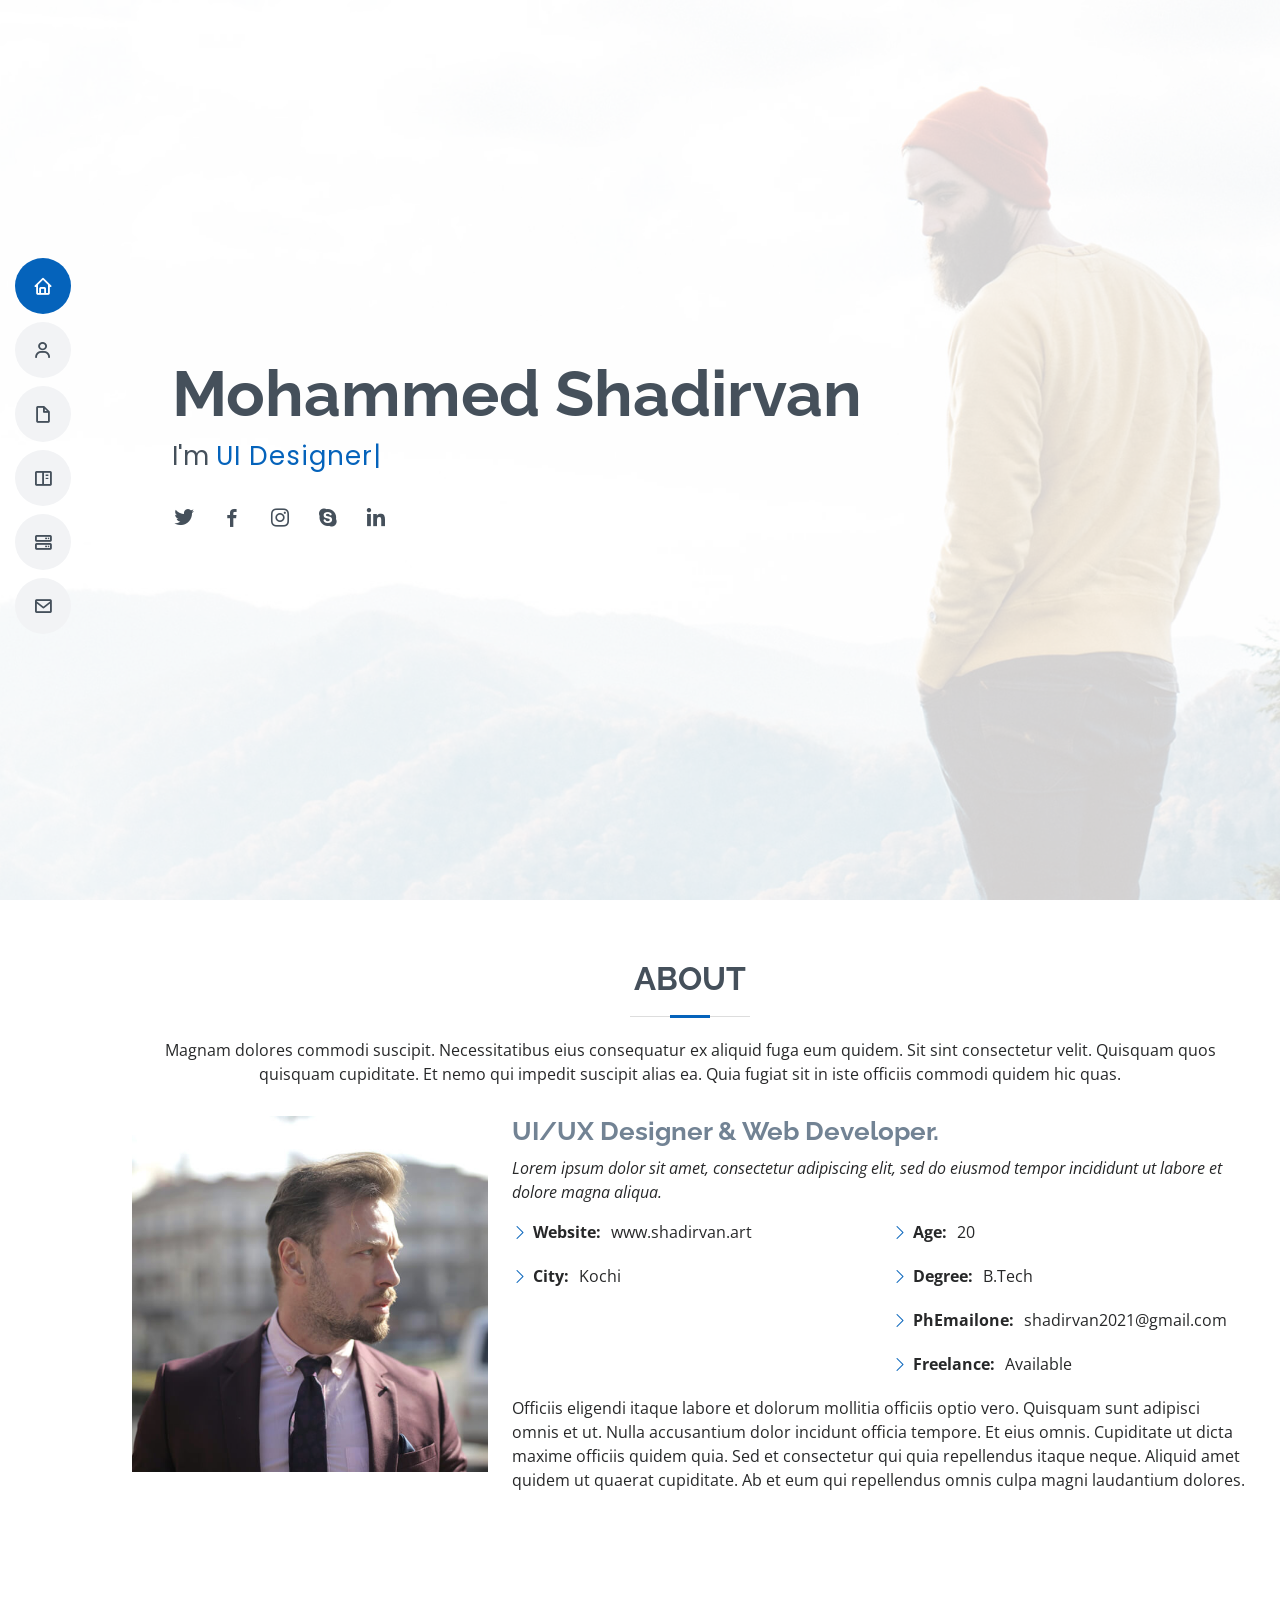
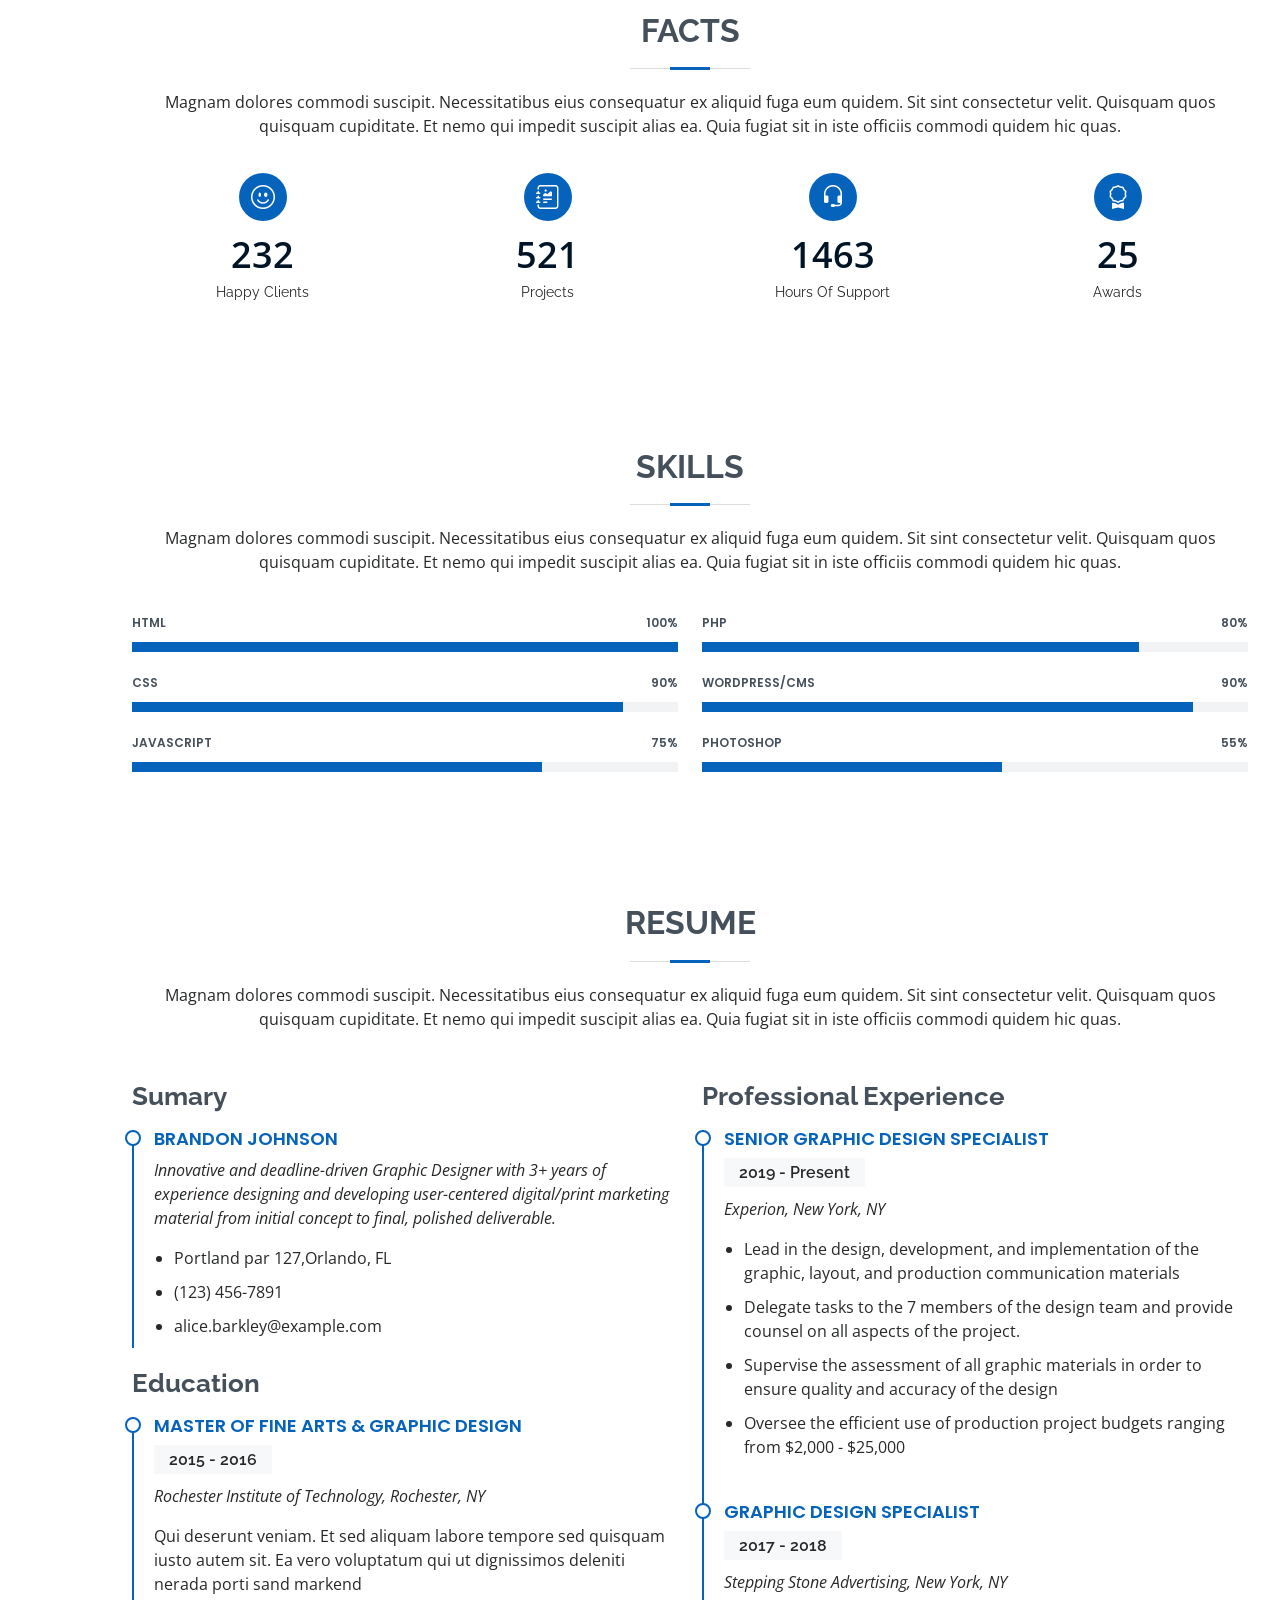
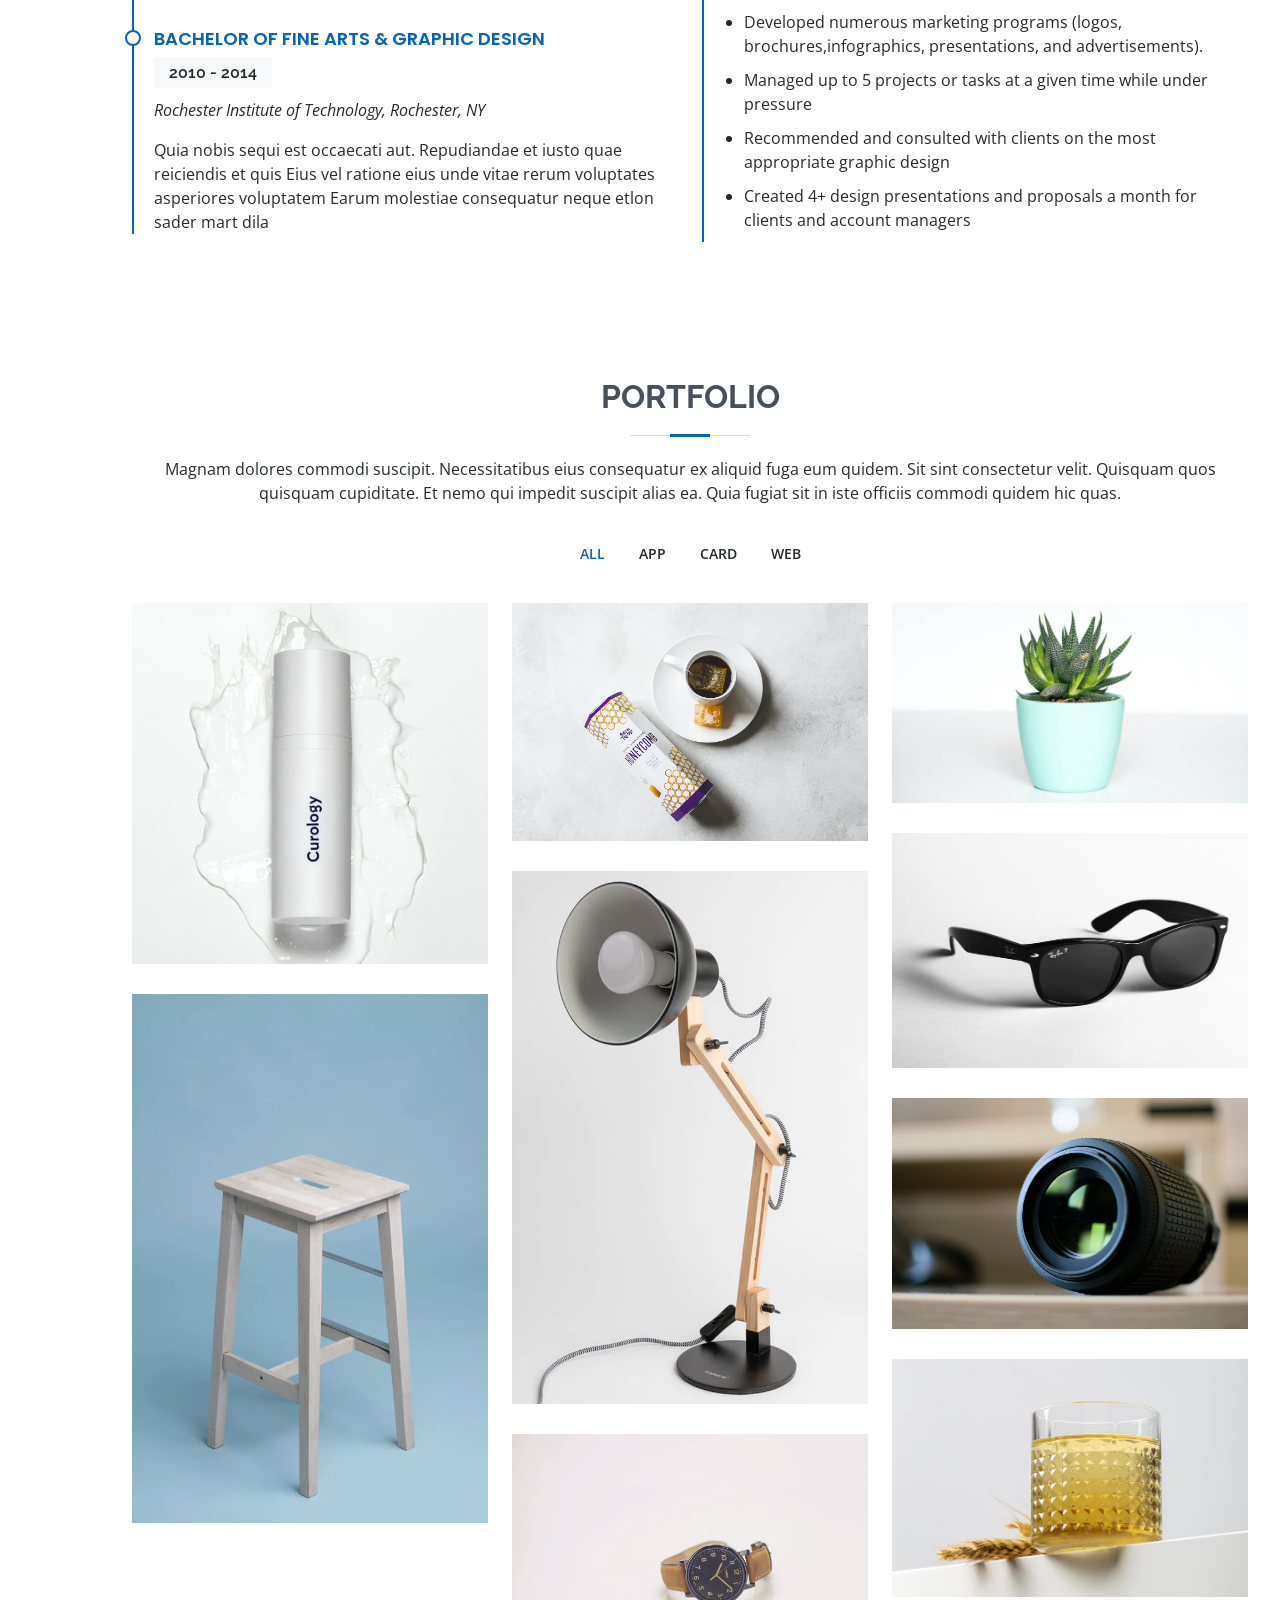
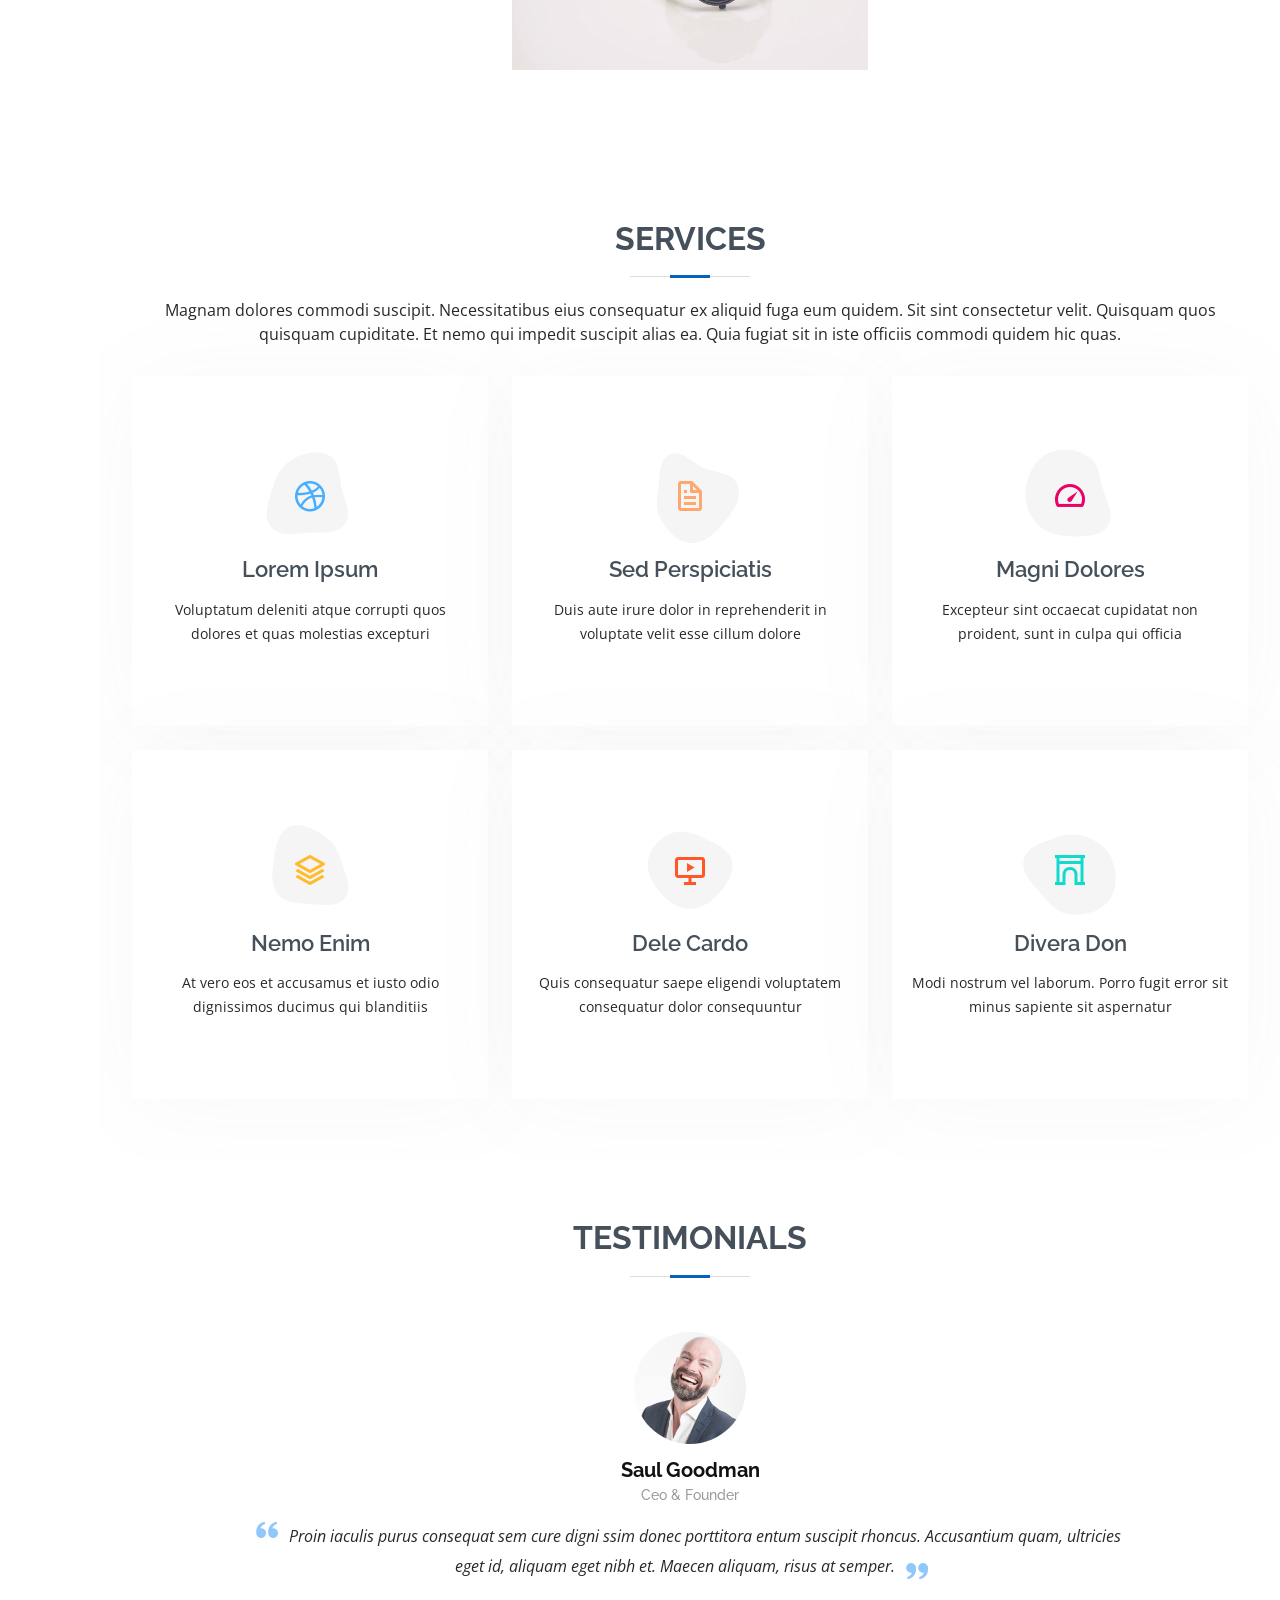
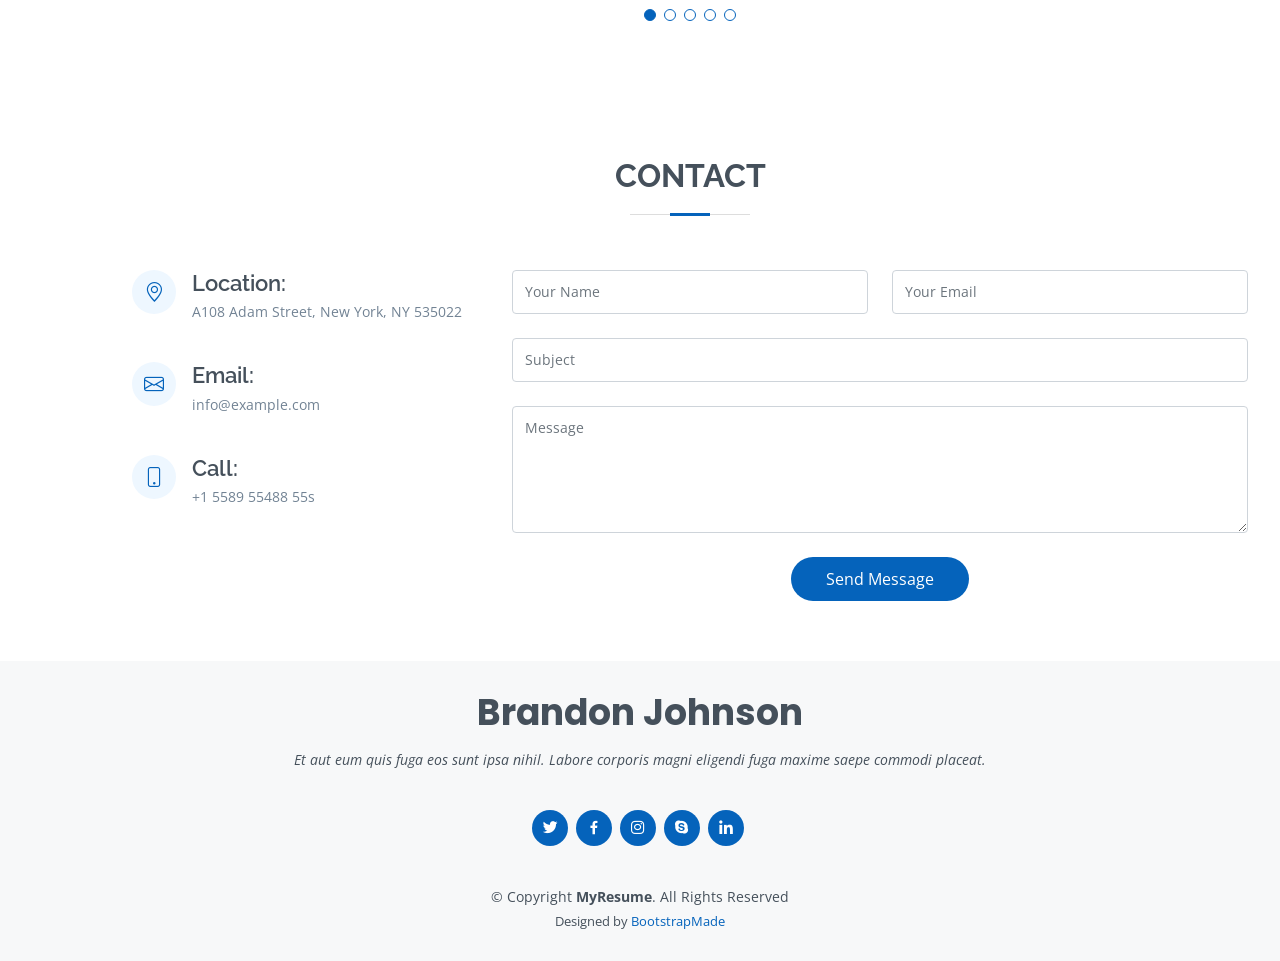
<file: index.html>
<!DOCTYPE html>
<html lang="en">

<head>
  <meta charset="utf-8">
  <meta content="width=device-width, initial-scale=1.0" name="viewport">

  <title>Shadirvan Resume</title>
  <meta content="" name="description">
  <meta content="" name="keywords">

  <!-- Favicons -->
  <link href="assets/img/favicon.png" rel="icon">
  <link href="assets/img/apple-touch-icon.png" rel="apple-touch-icon">

  <!-- Google Fonts -->
  <link href="https://fonts.googleapis.com/css?family=Open+Sans:300,300i,400,400i,600,600i,700,700i|Raleway:300,300i,400,400i,500,500i,600,600i,700,700i|Poppins:300,300i,400,400i,500,500i,600,600i,700,700i" rel="stylesheet">

  <!-- Vendor CSS Files -->
  <link href="assets/vendor/aos/aos.css" rel="stylesheet">
  <link href="assets/vendor/bootstrap/css/bootstrap.min.css" rel="stylesheet">
  <link href="assets/vendor/bootstrap-icons/bootstrap-icons.css" rel="stylesheet">
  <link href="assets/vendor/boxicons/css/boxicons.min.css" rel="stylesheet">
  <link href="assets/vendor/glightbox/css/glightbox.min.css" rel="stylesheet">
  <link href="assets/vendor/swiper/swiper-bundle.min.css" rel="stylesheet">

  <!-- Template Main CSS File -->
  <link href="assets/css/style.css" rel="stylesheet">

 
</head>

<body>

  <!-- ======= Mobile nav toggle button ======= -->
  <!-- <button type="button" class="mobile-nav-toggle d-xl-none"><i class="bi bi-list mobile-nav-toggle"></i></button> -->
  <i class="bi bi-list mobile-nav-toggle d-lg-none"></i>
  <!-- ======= Header ======= -->
  <header id="header" class="d-flex flex-column justify-content-center">

    <nav id="navbar" class="navbar nav-menu">
      <ul>
        <li><a href="#hero" class="nav-link scrollto active"><i class="bx bx-home"></i> <span>Home</span></a></li>
        <li><a href="#about" class="nav-link scrollto"><i class="bx bx-user"></i> <span>About</span></a></li>
        <li><a href="#resume" class="nav-link scrollto"><i class="bx bx-file-blank"></i> <span>Resume</span></a></li>
        <li><a href="#portfolio" class="nav-link scrollto"><i class="bx bx-book-content"></i> <span>Portfolio</span></a></li>
        <li><a href="#services" class="nav-link scrollto"><i class="bx bx-server"></i> <span>Services</span></a></li>
        <li><a href="#contact" class="nav-link scrollto"><i class="bx bx-envelope"></i> <span>Contact</span></a></li>
      </ul>
    </nav><!-- .nav-menu -->

  </header><!-- End Header -->

  <!-- ======= Hero Section ======= -->
  <section id="hero" class="d-flex flex-column justify-content-center">
    <div class="container" data-aos="zoom-in" data-aos-delay="100">
      <h1>Mohammed Shadirvan</h1>
      <p>I'm <span class="typed" data-typed-items="UI Designer, App Developer, Freelancer"></span></p>
      <div class="social-links">
        <a href="#" class="twitter"><i class="bx bxl-twitter"></i></a>
        <a href="#" class="facebook"><i class="bx bxl-facebook"></i></a>
        <a href="#" class="instagram"><i class="bx bxl-instagram"></i></a>
        <a href="#" class="google-plus"><i class="bx bxl-skype"></i></a>
        <a href="#" class="linkedin"><i class="bx bxl-linkedin"></i></a>
      </div>
    </div>
  </section><!-- End Hero -->

  <main id="main">

    <!-- ======= About Section ======= -->
    <section id="about" class="about">
      <div class="container" data-aos="fade-up">

        <div class="section-title">
          <h2>About</h2>
          <p>Magnam dolores commodi suscipit. Necessitatibus eius consequatur ex aliquid fuga eum quidem. Sit sint consectetur velit. Quisquam quos quisquam cupiditate. Et nemo qui impedit suscipit alias ea. Quia fugiat sit in iste officiis commodi quidem hic quas.</p>
        </div>

        <div class="row">
          <div class="col-lg-4">
            <img src="assets/img/profile-img.jpg" class="img-fluid" alt="">
          </div>
          <div class="col-lg-8 pt-4 pt-lg-0 content">
            <h3>UI/UX Designer &amp; Web Developer.</h3>
            <p class="fst-italic">
              Lorem ipsum dolor sit amet, consectetur adipiscing elit, sed do eiusmod tempor incididunt ut labore et dolore
              magna aliqua.
            </p>
            <div class="row">
              <div class="col-lg-6">
                <ul>
                  <li><i class="bi bi-chevron-right"></i> <strong>Website:</strong> <span>www.shadirvan.art</span></li>
                  <li><i class="bi bi-chevron-right"></i> <strong>City:</strong> <span>Kochi</span></li>
                </ul>
              </div>
              <div class="col-lg-6">
                <ul>
                  <li><i class="bi bi-chevron-right"></i> <strong>Age:</strong> <span>20</span></li>
                  <li><i class="bi bi-chevron-right"></i> <strong>Degree:</strong> <span>B.Tech</span></li>
                  <li><i class="bi bi-chevron-right"></i> <strong>PhEmailone:</strong> <span>shadirvan2021@gmail.com</span></li>
                  <li><i class="bi bi-chevron-right"></i> <strong>Freelance:</strong> <span>Available</span></li>
                </ul>
              </div>
            </div>
            <p>
              Officiis eligendi itaque labore et dolorum mollitia officiis optio vero. Quisquam sunt adipisci omnis et ut. Nulla accusantium dolor incidunt officia tempore. Et eius omnis.
              Cupiditate ut dicta maxime officiis quidem quia. Sed et consectetur qui quia repellendus itaque neque. Aliquid amet quidem ut quaerat cupiditate. Ab et eum qui repellendus omnis culpa magni laudantium dolores.
            </p>
          </div>
        </div>

      </div>
    </section><!-- End About Section -->

    <!-- ======= Facts Section ======= -->
    <section id="facts" class="facts">
      <div class="container" data-aos="fade-up">

        <div class="section-title">
          <h2>Facts</h2>
          <p>Magnam dolores commodi suscipit. Necessitatibus eius consequatur ex aliquid fuga eum quidem. Sit sint consectetur velit. Quisquam quos quisquam cupiditate. Et nemo qui impedit suscipit alias ea. Quia fugiat sit in iste officiis commodi quidem hic quas.</p>
        </div>

        <div class="row">

          <div class="col-lg-3 col-md-6">
            <div class="count-box">
              <i class="bi bi-emoji-smile"></i>
              <span data-purecounter-start="0" data-purecounter-end="232" data-purecounter-duration="1" class="purecounter"></span>
              <p>Happy Clients</p>
            </div>
          </div>

          <div class="col-lg-3 col-md-6 mt-5 mt-md-0">
            <div class="count-box">
              <i class="bi bi-journal-richtext"></i>
              <span data-purecounter-start="0" data-purecounter-end="521" data-purecounter-duration="1" class="purecounter"></span>
              <p>Projects</p>
            </div>
          </div>

          <div class="col-lg-3 col-md-6 mt-5 mt-lg-0">
            <div class="count-box">
              <i class="bi bi-headset"></i>
              <span data-purecounter-start="0" data-purecounter-end="1463" data-purecounter-duration="1" class="purecounter"></span>
              <p>Hours Of Support</p>
            </div>
          </div>

          <div class="col-lg-3 col-md-6 mt-5 mt-lg-0">
            <div class="count-box">
              <i class="bi bi-award"></i>
              <span data-purecounter-start="0" data-purecounter-end="25" data-purecounter-duration="1" class="purecounter"></span>
              <p>Awards</p>
            </div>
          </div>

        </div>

      </div>
    </section><!-- End Facts Section -->

    <!-- ======= Skills Section ======= -->
    <section id="skills" class="skills section-bg">
      <div class="container" data-aos="fade-up">

        <div class="section-title">
          <h2>Skills</h2>
          <p>Magnam dolores commodi suscipit. Necessitatibus eius consequatur ex aliquid fuga eum quidem. Sit sint consectetur velit. Quisquam quos quisquam cupiditate. Et nemo qui impedit suscipit alias ea. Quia fugiat sit in iste officiis commodi quidem hic quas.</p>
        </div>

        <div class="row skills-content">

          <div class="col-lg-6">

            <div class="progress">
              <span class="skill">HTML <i class="val">100%</i></span>
              <div class="progress-bar-wrap">
                <div class="progress-bar" role="progressbar" aria-valuenow="100" aria-valuemin="0" aria-valuemax="100"></div>
              </div>
            </div>

            <div class="progress">
              <span class="skill">CSS <i class="val">90%</i></span>
              <div class="progress-bar-wrap">
                <div class="progress-bar" role="progressbar" aria-valuenow="90" aria-valuemin="0" aria-valuemax="100"></div>
              </div>
            </div>

            <div class="progress">
              <span class="skill">JavaScript <i class="val">75%</i></span>
              <div class="progress-bar-wrap">
                <div class="progress-bar" role="progressbar" aria-valuenow="75" aria-valuemin="0" aria-valuemax="100"></div>
              </div>
            </div>

          </div>

          <div class="col-lg-6">

            <div class="progress">
              <span class="skill">PHP <i class="val">80%</i></span>
              <div class="progress-bar-wrap">
                <div class="progress-bar" role="progressbar" aria-valuenow="80" aria-valuemin="0" aria-valuemax="100"></div>
              </div>
            </div>

            <div class="progress">
              <span class="skill">WordPress/CMS <i class="val">90%</i></span>
              <div class="progress-bar-wrap">
                <div class="progress-bar" role="progressbar" aria-valuenow="90" aria-valuemin="0" aria-valuemax="100"></div>
              </div>
            </div>

            <div class="progress">
              <span class="skill">Photoshop <i class="val">55%</i></span>
              <div class="progress-bar-wrap">
                <div class="progress-bar" role="progressbar" aria-valuenow="55" aria-valuemin="0" aria-valuemax="100"></div>
              </div>
            </div>

          </div>

        </div>

      </div>
    </section><!-- End Skills Section -->

    <!-- ======= Resume Section ======= -->
    <section id="resume" class="resume">
      <div class="container" data-aos="fade-up">

        <div class="section-title">
          <h2>Resume</h2>
          <p>Magnam dolores commodi suscipit. Necessitatibus eius consequatur ex aliquid fuga eum quidem. Sit sint consectetur velit. Quisquam quos quisquam cupiditate. Et nemo qui impedit suscipit alias ea. Quia fugiat sit in iste officiis commodi quidem hic quas.</p>
        </div>

        <div class="row">
          <div class="col-lg-6">
            <h3 class="resume-title">Sumary</h3>
            <div class="resume-item pb-0">
              <h4>Brandon Johnson</h4>
              <p><em>Innovative and deadline-driven Graphic Designer with 3+ years of experience designing and developing user-centered digital/print marketing material from initial concept to final, polished deliverable.</em></p>
              <ul>
                <li>Portland par 127,Orlando, FL</li>
                <li>(123) 456-7891</li>
                <li>alice.barkley@example.com</li>
              </ul>
            </div>

            <h3 class="resume-title">Education</h3>
            <div class="resume-item">
              <h4>Master of Fine Arts &amp; Graphic Design</h4>
              <h5>2015 - 2016</h5>
              <p><em>Rochester Institute of Technology, Rochester, NY</em></p>
              <p>Qui deserunt veniam. Et sed aliquam labore tempore sed quisquam iusto autem sit. Ea vero voluptatum qui ut dignissimos deleniti nerada porti sand markend</p>
            </div>
            <div class="resume-item">
              <h4>Bachelor of Fine Arts &amp; Graphic Design</h4>
              <h5>2010 - 2014</h5>
              <p><em>Rochester Institute of Technology, Rochester, NY</em></p>
              <p>Quia nobis sequi est occaecati aut. Repudiandae et iusto quae reiciendis et quis Eius vel ratione eius unde vitae rerum voluptates asperiores voluptatem Earum molestiae consequatur neque etlon sader mart dila</p>
            </div>
          </div>
          <div class="col-lg-6">
            <h3 class="resume-title">Professional Experience</h3>
            <div class="resume-item">
              <h4>Senior graphic design specialist</h4>
              <h5>2019 - Present</h5>
              <p><em>Experion, New York, NY </em></p>
              <ul>
                <li>Lead in the design, development, and implementation of the graphic, layout, and production communication materials</li>
                <li>Delegate tasks to the 7 members of the design team and provide counsel on all aspects of the project. </li>
                <li>Supervise the assessment of all graphic materials in order to ensure quality and accuracy of the design</li>
                <li>Oversee the efficient use of production project budgets ranging from $2,000 - $25,000</li>
              </ul>
            </div>
            <div class="resume-item">
              <h4>Graphic design specialist</h4>
              <h5>2017 - 2018</h5>
              <p><em>Stepping Stone Advertising, New York, NY</em></p>
              <ul>
                <li>Developed numerous marketing programs (logos, brochures,infographics, presentations, and advertisements).</li>
                <li>Managed up to 5 projects or tasks at a given time while under pressure</li>
                <li>Recommended and consulted with clients on the most appropriate graphic design</li>
                <li>Created 4+ design presentations and proposals a month for clients and account managers</li>
              </ul>
            </div>
          </div>
        </div>

      </div>
    </section><!-- End Resume Section -->

    <!-- ======= Portfolio Section ======= -->
    <section id="portfolio" class="portfolio section-bg">
      <div class="container" data-aos="fade-up">

        <div class="section-title">
          <h2>Portfolio</h2>
          <p>Magnam dolores commodi suscipit. Necessitatibus eius consequatur ex aliquid fuga eum quidem. Sit sint consectetur velit. Quisquam quos quisquam cupiditate. Et nemo qui impedit suscipit alias ea. Quia fugiat sit in iste officiis commodi quidem hic quas.</p>
        </div>

        <div class="row">
          <div class="col-lg-12 d-flex justify-content-center" data-aos="fade-up" data-aos-delay="100">
            <ul id="portfolio-flters">
              <li data-filter="*" class="filter-active">All</li>
              <li data-filter=".filter-app">App</li>
              <li data-filter=".filter-card">Card</li>
              <li data-filter=".filter-web">Web</li>
            </ul>
          </div>
        </div>

        <div class="row portfolio-container" data-aos="fade-up" data-aos-delay="200">

          <div class="col-lg-4 col-md-6 portfolio-item filter-app">
            <div class="portfolio-wrap">
              <img src="assets/img/portfolio/portfolio-1.jpg" class="img-fluid" alt="">
              <div class="portfolio-info">
                <h4>App 1</h4>
                <p>App</p>
                <div class="portfolio-links">
                  <a href="assets/img/portfolio/portfolio-1.jpg" data-gallery="portfolioGallery" class="portfolio-lightbox" title="App 1"><i class="bx bx-plus"></i></a>
                  <a href="portfolio-details.html" class="portfolio-details-lightbox" data-glightbox="type: external" title="Portfolio Details"><i class="bx bx-link"></i></a>
                </div>
              </div>
            </div>
          </div>

          <div class="col-lg-4 col-md-6 portfolio-item filter-web">
            <div class="portfolio-wrap">
              <img src="assets/img/portfolio/portfolio-2.jpg" class="img-fluid" alt="">
              <div class="portfolio-info">
                <h4>Web 3</h4>
                <p>Web</p>
                <div class="portfolio-links">
                  <a href="assets/img/portfolio/portfolio-2.jpg" data-gallery="portfolioGallery" class="portfolio-lightbox" title="Web 3"><i class="bx bx-plus"></i></a>
                  <a href="portfolio-details.html" class="portfolio-details-lightbox" data-glightbox="type: external" title="Portfolio Details"><i class="bx bx-link"></i></a>
                </div>
              </div>
            </div>
          </div>

          <div class="col-lg-4 col-md-6 portfolio-item filter-app">
            <div class="portfolio-wrap">
              <img src="assets/img/portfolio/portfolio-3.jpg" class="img-fluid" alt="">
              <div class="portfolio-info">
                <h4>App 2</h4>
                <p>App</p>
                <div class="portfolio-links">
                  <a href="assets/img/portfolio/portfolio-3.jpg" data-gallery="portfolioGallery" class="portfolio-lightbox" title="App 2"><i class="bx bx-plus"></i></a>
                  <a href="portfolio-details.html" class="portfolio-details-lightbox" data-glightbox="type: external" title="Portfolio Details"><i class="bx bx-link"></i></a>
                </div>
              </div>
            </div>
          </div>

          <div class="col-lg-4 col-md-6 portfolio-item filter-card">
            <div class="portfolio-wrap">
              <img src="assets/img/portfolio/portfolio-4.jpg" class="img-fluid" alt="">
              <div class="portfolio-info">
                <h4>Card 2</h4>
                <p>Card</p>
                <div class="portfolio-links">
                  <a href="assets/img/portfolio/portfolio-4.jpg" data-gallery="portfolioGallery" class="portfolio-lightbox" title="Card 2"><i class="bx bx-plus"></i></a>
                  <a href="portfolio-details.html" class="portfolio-details-lightbox" data-glightbox="type: external" title="Portfolio Details"><i class="bx bx-link"></i></a>
                </div>
              </div>
            </div>
          </div>

          <div class="col-lg-4 col-md-6 portfolio-item filter-web">
            <div class="portfolio-wrap">
              <img src="assets/img/portfolio/portfolio-5.jpg" class="img-fluid" alt="">
              <div class="portfolio-info">
                <h4>Web 2</h4>
                <p>Web</p>
                <div class="portfolio-links">
                  <a href="assets/img/portfolio/portfolio-5.jpg" data-gallery="portfolioGallery" class="portfolio-lightbox" title="Web 2"><i class="bx bx-plus"></i></a>
                  <a href="portfolio-details.html" class="portfolio-details-lightbox" data-glightbox="type: external" title="Portfolio Details"><i class="bx bx-link"></i></a>
                </div>
              </div>
            </div>
          </div>

          <div class="col-lg-4 col-md-6 portfolio-item filter-app">
            <div class="portfolio-wrap">
              <img src="assets/img/portfolio/portfolio-6.jpg" class="img-fluid" alt="">
              <div class="portfolio-info">
                <h4>App 3</h4>
                <p>App</p>
                <div class="portfolio-links">
                  <a href="assets/img/portfolio/portfolio-6.jpg" data-gallery="portfolioGallery" class="portfolio-lightbox" title="App 3"><i class="bx bx-plus"></i></a>
                  <a href="portfolio-details.html" class="portfolio-details-lightbox" data-glightbox="type: external" title="Portfolio Details"><i class="bx bx-link"></i></a>
                </div>
              </div>
            </div>
          </div>

          <div class="col-lg-4 col-md-6 portfolio-item filter-card">
            <div class="portfolio-wrap">
              <img src="assets/img/portfolio/portfolio-7.jpg" class="img-fluid" alt="">
              <div class="portfolio-info">
                <h4>Card 1</h4>
                <p>Card</p>
                <div class="portfolio-links">
                  <a href="assets/img/portfolio/portfolio-7.jpg" data-gallery="portfolioGallery" class="portfolio-lightbox" title="Card 1"><i class="bx bx-plus"></i></a>
                  <a href="portfolio-details.html" class="portfolio-details-lightbox" data-glightbox="type: external" title="Portfolio Details"><i class="bx bx-link"></i></a>
                </div>
              </div>
            </div>
          </div>

          <div class="col-lg-4 col-md-6 portfolio-item filter-card">
            <div class="portfolio-wrap">
              <img src="assets/img/portfolio/portfolio-8.jpg" class="img-fluid" alt="">
              <div class="portfolio-info">
                <h4>Card 3</h4>
                <p>Card</p>
                <div class="portfolio-links">
                  <a href="assets/img/portfolio/portfolio-8.jpg" data-gallery="portfolioGallery" class="portfolio-lightbox" title="Card 3"><i class="bx bx-plus"></i></a>
                  <a href="portfolio-details.html" class="portfolio-details-lightbox" data-glightbox="type: external" title="Portfolio Details"><i class="bx bx-link"></i></a>
                </div>
              </div>
            </div>
          </div>

          <div class="col-lg-4 col-md-6 portfolio-item filter-web">
            <div class="portfolio-wrap">
              <img src="assets/img/portfolio/portfolio-9.jpg" class="img-fluid" alt="">
              <div class="portfolio-info">
                <h4>Web 3</h4>
                <p>Web</p>
                <div class="portfolio-links">
                  <a href="assets/img/portfolio/portfolio-9.jpg" data-gallery="portfolioGallery" class="portfolio-lightbox" title="Web 3"><i class="bx bx-plus"></i></a>
                  <a href="portfolio-details.html" class="portfolio-details-lightbox" data-glightbox="type: external" title="Portfolio Details"><i class="bx bx-link"></i></a>
                </div>
              </div>
            </div>
          </div>

        </div>

      </div>
    </section><!-- End Portfolio Section -->

    <!-- ======= Services Section ======= -->
    <section id="services" class="services">
      <div class="container" data-aos="fade-up">

        <div class="section-title">
          <h2>Services</h2>
          <p>Magnam dolores commodi suscipit. Necessitatibus eius consequatur ex aliquid fuga eum quidem. Sit sint consectetur velit. Quisquam quos quisquam cupiditate. Et nemo qui impedit suscipit alias ea. Quia fugiat sit in iste officiis commodi quidem hic quas.</p>
        </div>

        <div class="row">

          <div class="col-lg-4 col-md-6 d-flex align-items-stretch" data-aos="zoom-in" data-aos-delay="100">
            <div class="icon-box iconbox-blue">
              <div class="icon">
                <svg width="100" height="100" viewBox="0 0 600 600" xmlns="http://www.w3.org/2000/svg">
                  <path stroke="none" stroke-width="0" fill="#f5f5f5" d="M300,521.0016835830174C376.1290562159157,517.8887921683347,466.0731472004068,529.7835943286574,510.70327084640275,468.03025145048787C554.3714126377745,407.6079735673963,508.03601936045806,328.9844924480964,491.2728898941984,256.3432110539036C474.5976632858925,184.082847569629,479.9380746630129,96.60480741107993,416.23090153303,58.64404602377083C348.86323505073057,18.502131276798302,261.93793281208167,40.57373210992963,193.5410806939664,78.93577620505333C130.42746243093433,114.334589627462,98.30271207620316,179.96522072025542,76.75703585869454,249.04625023123273C51.97151888228291,328.5150500222984,13.704378332031375,421.85034740162234,66.52175969318436,486.19268352777647C119.04800174914682,550.1803526380478,217.28368757567262,524.383925680826,300,521.0016835830174"></path>
                </svg>
                <i class="bx bxl-dribbble"></i>
              </div>
              <h4><a href="">Lorem Ipsum</a></h4>
              <p>Voluptatum deleniti atque corrupti quos dolores et quas molestias excepturi</p>
            </div>
          </div>

          <div class="col-lg-4 col-md-6 d-flex align-items-stretch mt-4 mt-md-0" data-aos="zoom-in" data-aos-delay="200">
            <div class="icon-box iconbox-orange ">
              <div class="icon">
                <svg width="100" height="100" viewBox="0 0 600 600" xmlns="http://www.w3.org/2000/svg">
                  <path stroke="none" stroke-width="0" fill="#f5f5f5" d="M300,582.0697525312426C382.5290701553225,586.8405444964366,449.9789794690241,525.3245884688669,502.5850820975895,461.55621195738473C556.606425686781,396.0723002908107,615.8543463187945,314.28637112970534,586.6730223649479,234.56875336149918C558.9533121215079,158.8439757836574,454.9685369536778,164.00468322053177,381.49747125262974,130.76875717737553C312.15926192815925,99.40240125094834,248.97055460311594,18.661163978235184,179.8680185752513,50.54337015887873C110.5421016452524,82.52863877960104,119.82277516462835,180.83849132639028,109.12597500060166,256.43424936330496C100.08760227029461,320.3096726198365,92.17705696193138,384.0621239912766,124.79988738764834,439.7174275375508C164.83382741302287,508.01625554203684,220.96474134820875,577.5009287672846,300,582.0697525312426"></path>
                </svg>
                <i class="bx bx-file"></i>
              </div>
              <h4><a href="">Sed Perspiciatis</a></h4>
              <p>Duis aute irure dolor in reprehenderit in voluptate velit esse cillum dolore</p>
            </div>
          </div>

          <div class="col-lg-4 col-md-6 d-flex align-items-stretch mt-4 mt-lg-0" data-aos="zoom-in" data-aos-delay="300">
            <div class="icon-box iconbox-pink">
              <div class="icon">
                <svg width="100" height="100" viewBox="0 0 600 600" xmlns="http://www.w3.org/2000/svg">
                  <path stroke="none" stroke-width="0" fill="#f5f5f5" d="M300,541.5067337569781C382.14930387511276,545.0595476570109,479.8736841581634,548.3450877840088,526.4010558755058,480.5488172755941C571.5218469581645,414.80211281144784,517.5187510058486,332.0715597781072,496.52539010469104,255.14436215662573C477.37192572678356,184.95920475031193,473.57363656557914,105.61284051026155,413.0603344069578,65.22779650032875C343.27470386102294,18.654635553484475,251.2091493199835,5.337323636656869,175.0934190732945,40.62881213300186C97.87086631185822,76.43348514350839,51.98124368387456,156.15599469081315,36.44837278890362,239.84606092416172C21.716077023791087,319.22268207091537,43.775223500013084,401.1760424656574,96.891909868211,461.97329694683043C147.22146801428983,519.5804099606455,223.5754009179313,538.201503339737,300,541.5067337569781"></path>
                </svg>
                <i class="bx bx-tachometer"></i>
              </div>
              <h4><a href="">Magni Dolores</a></h4>
              <p>Excepteur sint occaecat cupidatat non proident, sunt in culpa qui officia</p>
            </div>
          </div>

          <div class="col-lg-4 col-md-6 d-flex align-items-stretch mt-4" data-aos="zoom-in" data-aos-delay="100">
            <div class="icon-box iconbox-yellow">
              <div class="icon">
                <svg width="100" height="100" viewBox="0 0 600 600" xmlns="http://www.w3.org/2000/svg">
                  <path stroke="none" stroke-width="0" fill="#f5f5f5" d="M300,503.46388370962813C374.79870501325706,506.71871716319447,464.8034551963731,527.1746412648533,510.4981551193396,467.86667711651364C555.9287308511215,408.9015244558933,512.6030010748507,327.5744911775523,490.211057578863,256.5855673507754C471.097692560561,195.9906835881958,447.69079081568157,138.11976852964426,395.19560036434837,102.3242989838813C329.3053358748298,57.3949838291264,248.02791733380457,8.279543830951368,175.87071277845988,42.242879143198664C103.41431057327972,76.34704239035025,93.79494320519305,170.9812938413882,81.28167332365135,250.07896920659033C70.17666984294237,320.27484674793965,64.84698225790005,396.69656628748305,111.28512138212992,450.4950937839243C156.20124167950087,502.5303643271138,231.32542653798444,500.4755392045468,300,503.46388370962813"></path>
                </svg>
                <i class="bx bx-layer"></i>
              </div>
              <h4><a href="">Nemo Enim</a></h4>
              <p>At vero eos et accusamus et iusto odio dignissimos ducimus qui blanditiis</p>
            </div>
          </div>

          <div class="col-lg-4 col-md-6 d-flex align-items-stretch mt-4" data-aos="zoom-in" data-aos-delay="200">
            <div class="icon-box iconbox-red">
              <div class="icon">
                <svg width="100" height="100" viewBox="0 0 600 600" xmlns="http://www.w3.org/2000/svg">
                  <path stroke="none" stroke-width="0" fill="#f5f5f5" d="M300,532.3542879108572C369.38199826031484,532.3153073249985,429.10787420159085,491.63046689027357,474.5244479745417,439.17860296908856C522.8885846962883,383.3225815378663,569.1668002868075,314.3205725914397,550.7432151929288,242.7694973846089C532.6665558377875,172.5657663291529,456.2379748765914,142.6223662098291,390.3689995646985,112.34683881706744C326.66090330228417,83.06452184765237,258.84405631176094,53.51806209861945,193.32584062364296,78.48882559362697C121.61183558270385,105.82097193414197,62.805066853699245,167.19869350419734,48.57481801355237,242.6138429142374C34.843463184063346,315.3850353017275,76.69343916112496,383.4422959591041,125.22947124332185,439.3748458443577C170.7312796277747,491.8107796887764,230.57421082200815,532.3932930995766,300,532.3542879108572"></path>
                </svg>
                <i class="bx bx-slideshow"></i>
              </div>
              <h4><a href="">Dele Cardo</a></h4>
              <p>Quis consequatur saepe eligendi voluptatem consequatur dolor consequuntur</p>
            </div>
          </div>

          <div class="col-lg-4 col-md-6 d-flex align-items-stretch mt-4" data-aos="zoom-in" data-aos-delay="300">
            <div class="icon-box iconbox-teal">
              <div class="icon">
                <svg width="100" height="100" viewBox="0 0 600 600" xmlns="http://www.w3.org/2000/svg">
                  <path stroke="none" stroke-width="0" fill="#f5f5f5" d="M300,566.797414625762C385.7384707136149,576.1784315230908,478.7894351017131,552.8928747891023,531.9192734346935,484.94944893311C584.6109503024035,417.5663521118492,582.489472248146,322.67544863468447,553.9536738515405,242.03673114598146C529.1557734026468,171.96086150256528,465.24506316201064,127.66468636344209,395.9583748389544,100.7403814666027C334.2173773831606,76.7482773500951,269.4350130405921,84.62216499799875,207.1952322260088,107.2889140133804C132.92018162631612,134.33871894543012,41.79353780512637,160.00259165414826,22.644507872594943,236.69541883565114C3.319112789854554,314.0945973066697,72.72355303640163,379.243833228382,124.04198916343866,440.3218312028393C172.9286146004772,498.5055451809895,224.45579914871206,558.5317968840102,300,566.797414625762"></path>
                </svg>
                <i class="bx bx-arch"></i>
              </div>
              <h4><a href="">Divera Don</a></h4>
              <p>Modi nostrum vel laborum. Porro fugit error sit minus sapiente sit aspernatur</p>
            </div>
          </div>

        </div>

      </div>
    </section><!-- End Services Section -->

    <!-- ======= Testimonials Section ======= -->
    <section id="testimonials" class="testimonials section-bg">
      <div class="container" data-aos="fade-up">

        <div class="section-title">
          <h2>Testimonials</h2>
        </div>

        <div class="testimonials-slider swiper" data-aos="fade-up" data-aos-delay="100">
          <div class="swiper-wrapper">

            <div class="swiper-slide">
              <div class="testimonial-item">
                <img src="assets/img/testimonials/testimonials-1.jpg" class="testimonial-img" alt="">
                <h3>Saul Goodman</h3>
                <h4>Ceo &amp; Founder</h4>
                <p>
                  <i class="bx bxs-quote-alt-left quote-icon-left"></i>
                  Proin iaculis purus consequat sem cure digni ssim donec porttitora entum suscipit rhoncus. Accusantium quam, ultricies eget id, aliquam eget nibh et. Maecen aliquam, risus at semper.
                  <i class="bx bxs-quote-alt-right quote-icon-right"></i>
                </p>
              </div>
            </div><!-- End testimonial item -->

            <div class="swiper-slide">
              <div class="testimonial-item">
                <img src="assets/img/testimonials/testimonials-2.jpg" class="testimonial-img" alt="">
                <h3>Sara Wilsson</h3>
                <h4>Designer</h4>
                <p>
                  <i class="bx bxs-quote-alt-left quote-icon-left"></i>
                  Export tempor illum tamen malis malis eram quae irure esse labore quem cillum quid cillum eram malis quorum velit fore eram velit sunt aliqua noster fugiat irure amet legam anim culpa.
                  <i class="bx bxs-quote-alt-right quote-icon-right"></i>
                </p>
              </div>
            </div><!-- End testimonial item -->

            <div class="swiper-slide">
              <div class="testimonial-item">
                <img src="assets/img/testimonials/testimonials-3.jpg" class="testimonial-img" alt="">
                <h3>Jena Karlis</h3>
                <h4>Store Owner</h4>
                <p>
                  <i class="bx bxs-quote-alt-left quote-icon-left"></i>
                  Enim nisi quem export duis labore cillum quae magna enim sint quorum nulla quem veniam duis minim tempor labore quem eram duis noster aute amet eram fore quis sint minim.
                  <i class="bx bxs-quote-alt-right quote-icon-right"></i>
                </p>
              </div>
            </div><!-- End testimonial item -->

            <div class="swiper-slide">
              <div class="testimonial-item">
                <img src="assets/img/testimonials/testimonials-4.jpg" class="testimonial-img" alt="">
                <h3>Matt Brandon</h3>
                <h4>Freelancer</h4>
                <p>
                  <i class="bx bxs-quote-alt-left quote-icon-left"></i>
                  Fugiat enim eram quae cillum dolore dolor amet nulla culpa multos export minim fugiat minim velit minim dolor enim duis veniam ipsum anim magna sunt elit fore quem dolore labore illum veniam.
                  <i class="bx bxs-quote-alt-right quote-icon-right"></i>
                </p>
              </div>
            </div><!-- End testimonial item -->

            <div class="swiper-slide">
              <div class="testimonial-item">
                <img src="assets/img/testimonials/testimonials-5.jpg" class="testimonial-img" alt="">
                <h3>John Larson</h3>
                <h4>Entrepreneur</h4>
                <p>
                  <i class="bx bxs-quote-alt-left quote-icon-left"></i>
                  Quis quorum aliqua sint quem legam fore sunt eram irure aliqua veniam tempor noster veniam enim culpa labore duis sunt culpa nulla illum cillum fugiat legam esse veniam culpa fore nisi cillum quid.
                  <i class="bx bxs-quote-alt-right quote-icon-right"></i>
                </p>
              </div>
            </div><!-- End testimonial item -->

          </div>
          <div class="swiper-pagination"></div>
        </div>

      </div>
    </section><!-- End Testimonials Section -->

    <!-- ======= Contact Section ======= -->
    <section id="contact" class="contact">
      <div class="container" data-aos="fade-up">

        <div class="section-title">
          <h2>Contact</h2>
        </div>

        <div class="row mt-1">

          <div class="col-lg-4">
            <div class="info">
              <div class="address">
                <i class="bi bi-geo-alt"></i>
                <h4>Location:</h4>
                <p>A108 Adam Street, New York, NY 535022</p>
              </div>

              <div class="email">
                <i class="bi bi-envelope"></i>
                <h4>Email:</h4>
                <p>info@example.com</p>
              </div>

              <div class="phone">
                <i class="bi bi-phone"></i>
                <h4>Call:</h4>
                <p>+1 5589 55488 55s</p>
              </div>

            </div>

          </div>

          <div class="col-lg-8 mt-5 mt-lg-0">

            <form action="forms/contact.php" method="post" role="form" class="php-email-form">
              <div class="row">
                <div class="col-md-6 form-group">
                  <input type="text" name="name" class="form-control" id="name" placeholder="Your Name" required>
                </div>
                <div class="col-md-6 form-group mt-3 mt-md-0">
                  <input type="email" class="form-control" name="email" id="email" placeholder="Your Email" required>
                </div>
              </div>
              <div class="form-group mt-3">
                <input type="text" class="form-control" name="subject" id="subject" placeholder="Subject" required>
              </div>
              <div class="form-group mt-3">
                <textarea class="form-control" name="message" rows="5" placeholder="Message" required></textarea>
              </div>
              <div class="my-3">
                <div class="loading">Loading</div>
                <div class="error-message"></div>
                <div class="sent-message">Your message has been sent. Thank you!</div>
              </div>
              <div class="text-center"><button type="submit">Send Message</button></div>
            </form>

          </div>

        </div>

      </div>
    </section><!-- End Contact Section -->

  </main><!-- End #main -->

  <!-- ======= Footer ======= -->
  <footer id="footer">
    <div class="container">
      <h3>Brandon Johnson</h3>
      <p>Et aut eum quis fuga eos sunt ipsa nihil. Labore corporis magni eligendi fuga maxime saepe commodi placeat.</p>
      <div class="social-links">
        <a href="#" class="twitter"><i class="bx bxl-twitter"></i></a>
        <a href="#" class="facebook"><i class="bx bxl-facebook"></i></a>
        <a href="#" class="instagram"><i class="bx bxl-instagram"></i></a>
        <a href="#" class="google-plus"><i class="bx bxl-skype"></i></a>
        <a href="#" class="linkedin"><i class="bx bxl-linkedin"></i></a>
      </div>
      <div class="copyright">
        &copy; Copyright <strong><span>MyResume</span></strong>. All Rights Reserved
      </div>
      <div class="credits">
        <!-- All the links in the footer should remain intact. -->
        <!-- You can delete the links only if you purchased the pro version. -->
        <!-- Licensing information: [license-url] -->
        <!-- Purchase the pro version with working PHP/AJAX contact form: https://bootstrapmade.com/free-html-bootstrap-template-my-resume/ -->
        Designed by <a href="https://bootstrapmade.com/">BootstrapMade</a>
      </div>
    </div>
  </footer><!-- End Footer -->

  <div id="preloader"></div>
  <a href="#" class="back-to-top d-flex align-items-center justify-content-center"><i class="bi bi-arrow-up-short"></i></a>

  <!-- Vendor JS Files -->
  <script src="assets/vendor/purecounter/purecounter_vanilla.js"></script>
  <script src="assets/vendor/aos/aos.js"></script>
  <script src="assets/vendor/bootstrap/js/bootstrap.bundle.min.js"></script>
  <script src="assets/vendor/glightbox/js/glightbox.min.js"></script>
  <script src="assets/vendor/isotope-layout/isotope.pkgd.min.js"></script>
  <script src="assets/vendor/swiper/swiper-bundle.min.js"></script>
  <script src="assets/vendor/typed.js/typed.min.js"></script>
  <script src="assets/vendor/waypoints/noframework.waypoints.js"></script>
  <script src="assets/vendor/php-email-form/validate.js"></script>

  <!-- Template Main JS File -->
  <script src="assets/js/main.js"></script>

</body>

</html>
</file>
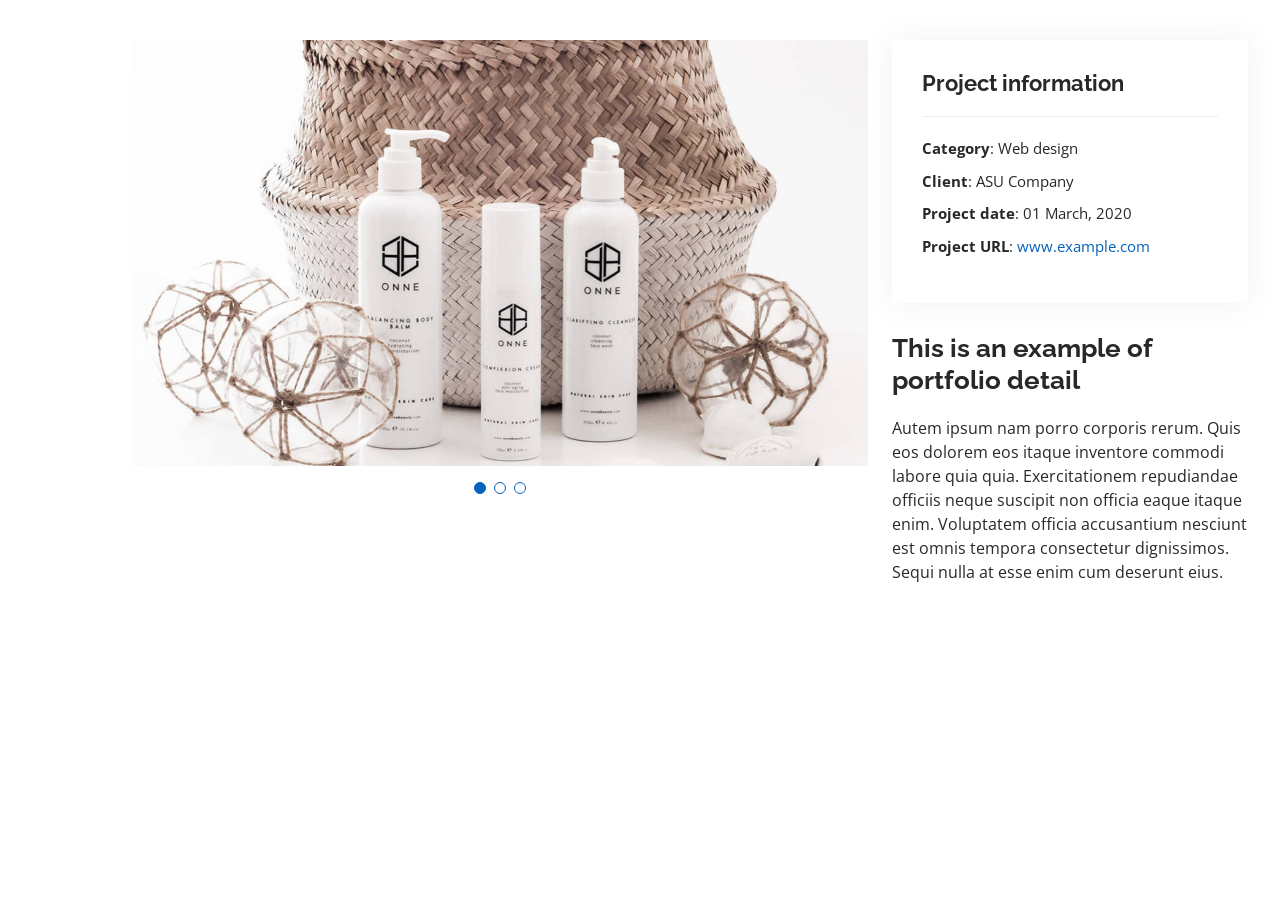
<file: portfolio-details.html>
<!DOCTYPE html>
<html lang="en">

<head>
  <meta charset="utf-8">
  <meta content="width=device-width, initial-scale=1.0" name="viewport">

  <title>Portfolio Details - Personal Bootstrap Template</title>
  <meta content="" name="description">
  <meta content="" name="keywords">

  <!-- Favicons -->
  <link href="assets/img/favicon.png" rel="icon">
  <link href="assets/img/apple-touch-icon.png" rel="apple-touch-icon">

  <!-- Google Fonts -->
  <link href="https://fonts.googleapis.com/css?family=Open+Sans:300,300i,400,400i,600,600i,700,700i|Raleway:300,300i,400,400i,500,500i,600,600i,700,700i|Poppins:300,300i,400,400i,500,500i,600,600i,700,700i" rel="stylesheet">

  <!-- Vendor CSS Files -->
  <link href="assets/vendor/aos/aos.css" rel="stylesheet">
  <link href="assets/vendor/bootstrap/css/bootstrap.min.css" rel="stylesheet">
  <link href="assets/vendor/bootstrap-icons/bootstrap-icons.css" rel="stylesheet">
  <link href="assets/vendor/boxicons/css/boxicons.min.css" rel="stylesheet">
  <link href="assets/vendor/glightbox/css/glightbox.min.css" rel="stylesheet">
  <link href="assets/vendor/swiper/swiper-bundle.min.css" rel="stylesheet">

  <!-- Template Main CSS File -->
  <link href="assets/css/style.css" rel="stylesheet">

  
</head>

<body>

  <main id="main">

    <!-- ======= Portfolio Details Section ======= -->
    <section id="portfolio-details" class="portfolio-details">
      <div class="container">

        <div class="row gy-4">

          <div class="col-lg-8">
            <div class="portfolio-details-slider swiper">
              <div class="swiper-wrapper align-items-center">

                <div class="swiper-slide">
                  <img src="assets/img/portfolio/portfolio-details-1.jpg" alt="">
                </div>

                <div class="swiper-slide">
                  <img src="assets/img/portfolio/portfolio-details-2.jpg" alt="">
                </div>

                <div class="swiper-slide">
                  <img src="assets/img/portfolio/portfolio-details-3.jpg" alt="">
                </div>

              </div>
              <div class="swiper-pagination"></div>
            </div>
          </div>

          <div class="col-lg-4">
            <div class="portfolio-info">
              <h3>Project information</h3>
              <ul>
                <li><strong>Category</strong>: Web design</li>
                <li><strong>Client</strong>: ASU Company</li>
                <li><strong>Project date</strong>: 01 March, 2020</li>
                <li><strong>Project URL</strong>: <a href="#">www.example.com</a></li>
              </ul>
            </div>
            <div class="portfolio-description">
              <h2>This is an example of portfolio detail</h2>
              <p>
                Autem ipsum nam porro corporis rerum. Quis eos dolorem eos itaque inventore commodi labore quia quia. Exercitationem repudiandae officiis neque suscipit non officia eaque itaque enim. Voluptatem officia accusantium nesciunt est omnis tempora consectetur dignissimos. Sequi nulla at esse enim cum deserunt eius.
              </p>
            </div>
          </div>

        </div>

      </div>
    </section><!-- End Portfolio Details Section -->

  </main><!-- End #main -->

  <div id="preloader"></div>
  <a href="#" class="back-to-top d-flex align-items-center justify-content-center"><i class="bi bi-arrow-up-short"></i></a>

  <!-- Vendor JS Files -->
  <script src="assets/vendor/purecounter/purecounter_vanilla.js"></script>
  <script src="assets/vendor/aos/aos.js"></script>
  <script src="assets/vendor/bootstrap/js/bootstrap.bundle.min.js"></script>
  <script src="assets/vendor/glightbox/js/glightbox.min.js"></script>
  <script src="assets/vendor/isotope-layout/isotope.pkgd.min.js"></script>
  <script src="assets/vendor/swiper/swiper-bundle.min.js"></script>
  <script src="assets/vendor/typed.js/typed.min.js"></script>
  <script src="assets/vendor/waypoints/noframework.waypoints.js"></script>
  <script src="assets/vendor/php-email-form/validate.js"></script>

  <!-- Template Main JS File -->
  <script src="assets/js/main.js"></script>

</body>

</html>
</file>
<file: assets/css/style.css>
/**
* Template Name: MyResume - v4.10.0
* Template URL: https://bootstrapmade.com/free-html-bootstrap-template-my-resume/
* Author: BootstrapMade.com
* License: https://bootstrapmade.com/license/
*/

/*--------------------------------------------------------------
# General
--------------------------------------------------------------*/
body {
  font-family: "Open Sans", sans-serif;
  color: #272829;
}

a {
  color: #0563bb;
  text-decoration: none;
}

a:hover {
  color: #067ded;
  text-decoration: none;
}

h1,
h2,
h3,
h4,
h5,
h6 {
  font-family: "Raleway", sans-serif;
}

/*--------------------------------------------------------------
# Back to top button
--------------------------------------------------------------*/
.back-to-top {
  position: fixed;
  visibility: hidden;
  opacity: 0;
  right: 15px;
  bottom: 15px;
  z-index: 996;
  background: #0563bb;
  width: 40px;
  height: 40px;
  border-radius: 50px;
  transition: all 0.4s;
}

.back-to-top i {
  font-size: 28px;
  color: #fff;
  line-height: 0;
}

.back-to-top:hover {
  background: #0678e3;
  color: #fff;
}

.back-to-top.active {
  visibility: visible;
  opacity: 1;
}

/*--------------------------------------------------------------
# Preloader
--------------------------------------------------------------*/
#preloader {
  position: fixed;
  top: 0;
  left: 0;
  right: 0;
  bottom: 0;
  z-index: 9999;
  overflow: hidden;
  background: #fff;
}

#preloader:before {
  content: "";
  position: fixed;
  top: calc(50% - 30px);
  left: calc(50% - 30px);
  border: 6px solid #0563bb;
  border-top-color: #fff;
  border-bottom-color: #fff;
  border-radius: 50%;
  width: 60px;
  height: 60px;
  -webkit-animation: animate-preloader 1s linear infinite;
  animation: animate-preloader 1s linear infinite;
}

@-webkit-keyframes animate-preloader {
  0% {
    transform: rotate(0deg);
  }

  100% {
    transform: rotate(360deg);
  }
}

@keyframes animate-preloader {
  0% {
    transform: rotate(0deg);
  }

  100% {
    transform: rotate(360deg);
  }
}

/*--------------------------------------------------------------
# Disable aos animation delay on mobile devices
--------------------------------------------------------------*/
@media screen and (max-width: 768px) {
  [data-aos-delay] {
    transition-delay: 0 !important;
  }
}

/*--------------------------------------------------------------
# Header
--------------------------------------------------------------*/
#header {
  position: fixed;
  top: 0;
  left: 0;
  bottom: 0;
  z-index: 9997;
  transition: all 0.5s;
  padding: 15px;
  overflow-y: auto;
}

@media (max-width: 991px) {
  #header {
    width: 300px;
    background: #fff;
    border-right: 1px solid #e6e9ec;
    left: -300px;
  }
}

@media (min-width: 991px) {
  #main {
    margin-left: 100px;
  }
}

/*--------------------------------------------------------------
# Navigation Menu
--------------------------------------------------------------*/
/**
* Desktop Navigation 
*/
.nav-menu {
  padding: 0;
  display: block;
}

.nav-menu * {
  margin: 0;
  padding: 0;
  list-style: none;
}

.nav-menu>ul>li {
  position: relative;
  white-space: nowrap;
}

.nav-menu a,
.nav-menu a:focus {
  display: flex;
  align-items: center;
  color: #45505b;
  padding: 10px 18px;
  margin-bottom: 8px;
  transition: 0.3s;
  font-size: 15px;
  border-radius: 50px;
  background: #f2f3f5;
  height: 56px;
  width: 100%;
  overflow: hidden;
  transition: 0.3s;
}

.nav-menu a i,
.nav-menu a:focus i {
  font-size: 20px;
}

.nav-menu a span,
.nav-menu a:focus span {
  padding: 0 5px 0 7px;
  color: #45505b;
}

@media (min-width: 992px) {

  .nav-menu a,
  .nav-menu a:focus {
    width: 56px;
  }

  .nav-menu a span,
  .nav-menu a:focus span {
    display: none;
    color: #fff;
  }
}

.nav-menu a:hover,
.nav-menu .active,
.nav-menu .active:focus,
.nav-menu li:hover>a {
  color: #fff;
  background: #0563bb;
}

.nav-menu a:hover span,
.nav-menu .active span,
.nav-menu .active:focus span,
.nav-menu li:hover>a span {
  color: #fff;
}

.nav-menu a:hover,
.nav-menu li:hover>a {
  width: 100%;
  color: #fff;
}

.nav-menu a:hover span,
.nav-menu li:hover>a span {
  display: block;
}

/**
* Mobile Navigation 
*/
.mobile-nav-toggle {
  position: fixed;
  right: 10px;
  top: 10px;
  z-index: 9998;
  border: 0;
  background: none;
  font-size: 28px;
  transition: all 0.4s;
  outline: none !important;
  line-height: 0;
  cursor: pointer;
  border-radius: 50px;
  padding: 5px;
}

.mobile-nav-toggle i {
  color: #45505b;
}

.mobile-nav-active {
  overflow: hidden;
}

.mobile-nav-active #header {
  left: 0;
}

.mobile-nav-active .mobile-nav-toggle {
  color: #fff;
  background-color: #0563bb;
}

/*--------------------------------------------------------------
# Hero Section
--------------------------------------------------------------*/
#hero {
  width: 100%;
  height: 100vh;
  background: url("../img/hero-bg.jpg") top right no-repeat;
  background-size: cover;
  position: relative;
}

@media (min-width: 992px) {
  #hero {
    padding-left: 160px;
  }
}

#hero:before {
  content: "";
  background: rgba(255, 255, 255, 0.8);
  position: absolute;
  bottom: 0;
  top: 0;
  left: 0;
  right: 0;
}

#hero h1 {
  margin: 0;
  font-size: 64px;
  font-weight: 700;
  line-height: 56px;
  color: #45505b;
}

#hero p {
  color: #45505b;
  margin: 15px 0 0 0;
  font-size: 26px;
  font-family: "Poppins", sans-serif;
}

#hero p span {
  color: #0563bb;
  letter-spacing: 1px;
}

#hero .social-links {
  margin-top: 30px;
}

#hero .social-links a {
  font-size: 24px;
  display: inline-block;
  color: #45505b;
  line-height: 1;
  margin-right: 20px;
  transition: 0.3s;
}

#hero .social-links a:hover {
  color: #0563bb;
}

@media (max-width: 992px) {
  #hero {
    text-align: center;
  }

  #hero h1 {
    font-size: 32px;
    line-height: 36px;
  }

  #hero p {
    margin-top: 10px;
    font-size: 20px;
    line-height: 24px;
  }
}

/*--------------------------------------------------------------
# Sections General
--------------------------------------------------------------*/
section {
  padding: 60px 0;
  overflow: hidden;
}

.section-title {
  text-align: center;
  padding-bottom: 30px;
}

.section-title h2 {
  font-size: 32px;
  font-weight: bold;
  text-transform: uppercase;
  margin-bottom: 20px;
  padding-bottom: 20px;
  position: relative;
  color: #45505b;
}

.section-title h2::before {
  content: "";
  position: absolute;
  display: block;
  width: 120px;
  height: 1px;
  background: #ddd;
  bottom: 1px;
  left: calc(50% - 60px);
}

.section-title h2::after {
  content: "";
  position: absolute;
  display: block;
  width: 40px;
  height: 3px;
  background: #0563bb;
  bottom: 0;
  left: calc(50% - 20px);
}

.section-title p {
  margin-bottom: 0;
}

/*--------------------------------------------------------------
# About
--------------------------------------------------------------*/
.about .content h3 {
  font-weight: 700;
  font-size: 26px;
  color: #728394;
}

.about .content ul {
  list-style: none;
  padding: 0;
}

.about .content ul li {
  margin-bottom: 20px;
  display: flex;
  align-items: center;
}

.about .content ul strong {
  margin-right: 10px;
}

.about .content ul i {
  font-size: 16px;
  margin-right: 5px;
  color: #0563bb;
  line-height: 0;
}

.about .content p:last-child {
  margin-bottom: 0;
}

/*--------------------------------------------------------------
# Facts
--------------------------------------------------------------*/
.facts .count-box {
  padding: 30px 30px 25px 30px;
  margin-top: 30px;
  width: 100%;
  position: relative;
  text-align: center;
  background: #fff;
}

.facts .count-box i {
  position: absolute;
  top: -25px;
  left: 50%;
  transform: translateX(-50%);
  font-size: 24px;
  background: #0563bb;
  color: #fff;
  border-radius: 50px;
  display: inline-flex;
  align-items: center;
  justify-content: center;
  width: 48px;
  height: 48px;
}

.facts .count-box span {
  font-size: 36px;
  display: block;
  font-weight: 600;
  color: #011426;
}

.facts .count-box p {
  padding: 0;
  margin: 0;
  font-family: "Raleway", sans-serif;
  font-size: 14px;
}

/*--------------------------------------------------------------
# Akills
--------------------------------------------------------------*/
.skills .progress {
  height: 60px;
  display: block;
  background: none;
  border-radius: 0;
}

.skills .progress .skill {
  padding: 10px 0;
  margin: 0;
  text-transform: uppercase;
  display: block;
  font-weight: 600;
  font-family: "Poppins", sans-serif;
  color: #45505b;
}

.skills .progress .skill .val {
  float: right;
  font-style: normal;
}

.skills .progress-bar-wrap {
  background: #f2f3f5;
}

.skills .progress-bar {
  width: 1px;
  height: 10px;
  transition: 0.9s;
  background-color: #0563bb;
}

/*--------------------------------------------------------------
# Resume
--------------------------------------------------------------*/
.resume .resume-title {
  font-size: 26px;
  font-weight: 700;
  margin-top: 20px;
  margin-bottom: 20px;
  color: #45505b;
}

.resume .resume-item {
  padding: 0 0 20px 20px;
  margin-top: -2px;
  border-left: 2px solid #0563bb;
  position: relative;
}

.resume .resume-item h4 {
  line-height: 18px;
  font-size: 18px;
  font-weight: 600;
  text-transform: uppercase;
  font-family: "Poppins", sans-serif;
  color: #0563bb;
  margin-bottom: 10px;
}

.resume .resume-item h5 {
  font-size: 16px;
  background: #f7f8f9;
  padding: 5px 15px;
  display: inline-block;
  font-weight: 600;
  margin-bottom: 10px;
}

.resume .resume-item ul {
  padding-left: 20px;
}

.resume .resume-item ul li {
  padding-bottom: 10px;
}

.resume .resume-item:last-child {
  padding-bottom: 0;
}

.resume .resume-item::before {
  content: "";
  position: absolute;
  width: 16px;
  height: 16px;
  border-radius: 50px;
  left: -9px;
  top: 0;
  background: #fff;
  border: 2px solid #0563bb;
}

/*--------------------------------------------------------------
# Portfolio
--------------------------------------------------------------*/
.portfolio .portfolio-item {
  margin-bottom: 30px;
}

.portfolio #portfolio-flters {
  padding: 0;
  margin: 0 auto 25px auto;
  list-style: none;
  text-align: center;
  background: #fff;
  border-radius: 50px;
  padding: 2px 15px;
}

.portfolio #portfolio-flters li {
  cursor: pointer;
  display: inline-block;
  padding: 10px 15px;
  font-size: 14px;
  font-weight: 600;
  line-height: 1;
  text-transform: uppercase;
  color: #272829;
  margin-bottom: 5px;
  transition: all 0.3s ease-in-out;
}

.portfolio #portfolio-flters li:hover,
.portfolio #portfolio-flters li.filter-active {
  color: #0563bb;
}

.portfolio #portfolio-flters li:last-child {
  margin-right: 0;
}

.portfolio .portfolio-wrap {
  transition: 0.3s;
  position: relative;
  overflow: hidden;
  z-index: 1;
  background: rgba(69, 80, 91, 0.8);
}

.portfolio .portfolio-wrap::before {
  content: "";
  background: rgba(255, 255, 255, 0.7);
  position: absolute;
  left: 30px;
  right: 30px;
  top: 30px;
  bottom: 30px;
  transition: all ease-in-out 0.3s;
  z-index: 2;
  opacity: 0;
}

.portfolio .portfolio-wrap .portfolio-info {
  opacity: 0;
  position: absolute;
  top: 0;
  left: 0;
  right: 0;
  bottom: 0;
  text-align: center;
  z-index: 3;
  transition: all ease-in-out 0.3s;
  display: flex;
  flex-direction: column;
  justify-content: center;
  align-items: center;
}

.portfolio .portfolio-wrap .portfolio-info::before {
  display: block;
  content: "";
  width: 48px;
  height: 48px;
  position: absolute;
  top: 35px;
  left: 35px;
  border-top: 3px solid #d7dce1;
  border-left: 3px solid #d7dce1;
  transition: all 0.5s ease 0s;
  z-index: 9994;
}

.portfolio .portfolio-wrap .portfolio-info::after {
  display: block;
  content: "";
  width: 48px;
  height: 48px;
  position: absolute;
  bottom: 35px;
  right: 35px;
  border-bottom: 3px solid #d7dce1;
  border-right: 3px solid #d7dce1;
  transition: all 0.5s ease 0s;
  z-index: 9994;
}

.portfolio .portfolio-wrap .portfolio-info h4 {
  font-size: 20px;
  color: #45505b;
  font-weight: 600;
}

.portfolio .portfolio-wrap .portfolio-info p {
  color: #45505b;
  font-size: 14px;
  text-transform: uppercase;
  padding: 0;
  margin: 0;
}

.portfolio .portfolio-wrap .portfolio-links {
  text-align: center;
  z-index: 4;
}

.portfolio .portfolio-wrap .portfolio-links a {
  color: #45505b;
  margin: 0 2px;
  font-size: 28px;
  display: inline-block;
  transition: 0.3s;
}

.portfolio .portfolio-wrap .portfolio-links a:hover {
  color: #148af9;
}

.portfolio .portfolio-wrap:hover::before {
  top: 0;
  left: 0;
  right: 0;
  bottom: 0;
  opacity: 1;
}

.portfolio .portfolio-wrap:hover .portfolio-info {
  opacity: 1;
}

.portfolio .portfolio-wrap:hover .portfolio-info::before {
  top: 15px;
  left: 15px;
}

.portfolio .portfolio-wrap:hover .portfolio-info::after {
  bottom: 15px;
  right: 15px;
}

/*--------------------------------------------------------------
# Portfolio Details
--------------------------------------------------------------*/
.portfolio-details {
  padding-top: 40px;
}

.portfolio-details .portfolio-details-slider img {
  width: 100%;
}

.portfolio-details .portfolio-details-slider .swiper-pagination {
  margin-top: 20px;
  position: relative;
}

.portfolio-details .portfolio-details-slider .swiper-pagination .swiper-pagination-bullet {
  width: 12px;
  height: 12px;
  background-color: #fff;
  opacity: 1;
  border: 1px solid #0563bb;
}

.portfolio-details .portfolio-details-slider .swiper-pagination .swiper-pagination-bullet-active {
  background-color: #0563bb;
}

.portfolio-details .portfolio-info {
  padding: 30px;
  box-shadow: 0px 0 30px rgba(69, 80, 91, 0.08);
}

.portfolio-details .portfolio-info h3 {
  font-size: 22px;
  font-weight: 700;
  margin-bottom: 20px;
  padding-bottom: 20px;
  border-bottom: 1px solid #eee;
}

.portfolio-details .portfolio-info ul {
  list-style: none;
  padding: 0;
  font-size: 15px;
}

.portfolio-details .portfolio-info ul li+li {
  margin-top: 10px;
}

.portfolio-details .portfolio-description {
  padding-top: 30px;
}

.portfolio-details .portfolio-description h2 {
  font-size: 26px;
  font-weight: 700;
  margin-bottom: 20px;
}

.portfolio-details .portfolio-description p {
  padding: 0;
}

/*--------------------------------------------------------------
# Services
--------------------------------------------------------------*/
.services .icon-box {
  text-align: center;
  padding: 70px 20px 80px 20px;
  transition: all ease-in-out 0.3s;
  background: #fff;
  box-shadow: 0px 5px 90px 0px rgba(110, 123, 131, 0.05);
}

.services .icon-box .icon {
  margin: 0 auto;
  width: 100px;
  height: 100px;
  display: flex;
  align-items: center;
  justify-content: center;
  transition: ease-in-out 0.3s;
  position: relative;
}

.services .icon-box .icon i {
  font-size: 36px;
  transition: 0.5s;
  position: relative;
}

.services .icon-box .icon svg {
  position: absolute;
  top: 0;
  left: 0;
}

.services .icon-box .icon svg path {
  transition: 0.5s;
  fill: #f5f5f5;
}

.services .icon-box h4 {
  font-weight: 600;
  margin: 10px 0 15px 0;
  font-size: 22px;
}

.services .icon-box h4 a {
  color: #45505b;
  transition: ease-in-out 0.3s;
}

.services .icon-box p {
  line-height: 24px;
  font-size: 14px;
  margin-bottom: 0;
}

.services .icon-box:hover {
  border-color: #fff;
  box-shadow: 0px 0 35px 0 rgba(0, 0, 0, 0.08);
}

.services .iconbox-blue i {
  color: #47aeff;
}

.services .iconbox-blue:hover .icon i {
  color: #fff;
}

.services .iconbox-blue:hover .icon path {
  fill: #47aeff;
}

.services .iconbox-orange i {
  color: #ffa76e;
}

.services .iconbox-orange:hover .icon i {
  color: #fff;
}

.services .iconbox-orange:hover .icon path {
  fill: #ffa76e;
}

.services .iconbox-pink i {
  color: #e80368;
}

.services .iconbox-pink:hover .icon i {
  color: #fff;
}

.services .iconbox-pink:hover .icon path {
  fill: #e80368;
}

.services .iconbox-yellow i {
  color: #ffbb2c;
}

.services .iconbox-yellow:hover .icon i {
  color: #fff;
}

.services .iconbox-yellow:hover .icon path {
  fill: #ffbb2c;
}

.services .iconbox-red i {
  color: #ff5828;
}

.services .iconbox-red:hover .icon i {
  color: #fff;
}

.services .iconbox-red:hover .icon path {
  fill: #ff5828;
}

.services .iconbox-teal i {
  color: #11dbcf;
}

.services .iconbox-teal:hover .icon i {
  color: #fff;
}

.services .iconbox-teal:hover .icon path {
  fill: #11dbcf;
}

/*--------------------------------------------------------------
# Testimonials
--------------------------------------------------------------*/
.testimonials .section-header {
  margin-bottom: 40px;
}

.testimonials .testimonials-carousel,
.testimonials .testimonials-slider {
  overflow: hidden;
}

.testimonials .testimonial-item {
  text-align: center;
}

.testimonials .testimonial-item .testimonial-img {
  width: 120px;
  border-radius: 50%;
  border: 4px solid #fff;
  margin: 0 auto;
}

.testimonials .testimonial-item h3 {
  font-size: 20px;
  font-weight: bold;
  margin: 10px 0 5px 0;
  color: #111;
}

.testimonials .testimonial-item h4 {
  font-size: 14px;
  color: #999;
  margin: 0 0 15px 0;
}

.testimonials .testimonial-item .quote-icon-left,
.testimonials .testimonial-item .quote-icon-right {
  color: #90c8fc;
  font-size: 26px;
}

.testimonials .testimonial-item .quote-icon-left {
  display: inline-block;
  left: -5px;
  position: relative;
}

.testimonials .testimonial-item .quote-icon-right {
  display: inline-block;
  right: -5px;
  position: relative;
  top: 10px;
}

.testimonials .testimonial-item p {
  font-style: italic;
  margin: 0 auto 15px auto;
}

.testimonials .swiper-pagination {
  margin-top: 20px;
  position: relative;
}

.testimonials .swiper-pagination .swiper-pagination-bullet {
  width: 12px;
  height: 12px;
  background-color: #fff;
  opacity: 1;
  border: 1px solid #0563bb;
}

.testimonials .swiper-pagination .swiper-pagination-bullet-active {
  background-color: #0563bb;
}

@media (min-width: 992px) {
  .testimonials .testimonial-item p {
    width: 80%;
  }
}

/*--------------------------------------------------------------
# Contact
--------------------------------------------------------------*/
.contact .info {
  width: 100%;
  background: #fff;
}

.contact .info i {
  font-size: 20px;
  color: #0563bb;
  float: left;
  width: 44px;
  height: 44px;
  background: #eef7ff;
  display: flex;
  justify-content: center;
  align-items: center;
  border-radius: 50px;
  transition: all 0.3s ease-in-out;
}

.contact .info h4 {
  padding: 0 0 0 60px;
  font-size: 22px;
  font-weight: 600;
  margin-bottom: 5px;
  color: #45505b;
}

.contact .info p {
  padding: 0 0 0 60px;
  margin-bottom: 0;
  font-size: 14px;
  color: #728394;
}

.contact .info .email,
.contact .info .phone {
  margin-top: 40px;
}

.contact .info .email:hover i,
.contact .info .address:hover i,
.contact .info .phone:hover i {
  background: #0563bb;
  color: #fff;
}

.contact .php-email-form {
  width: 100%;
  background: #fff;
}

.contact .php-email-form .form-group {
  padding-bottom: 8px;
}

.contact .php-email-form .error-message {
  display: none;
  color: #fff;
  background: #ed3c0d;
  text-align: left;
  padding: 15px;
  font-weight: 600;
}

.contact .php-email-form .error-message br+br {
  margin-top: 25px;
}

.contact .php-email-form .sent-message {
  display: none;
  color: #fff;
  background: #18d26e;
  text-align: center;
  padding: 15px;
  font-weight: 600;
}

.contact .php-email-form .loading {
  display: none;
  background: #fff;
  text-align: center;
  padding: 15px;
}

.contact .php-email-form .loading:before {
  content: "";
  display: inline-block;
  border-radius: 50%;
  width: 24px;
  height: 24px;
  margin: 0 10px -6px 0;
  border: 3px solid #18d26e;
  border-top-color: #eee;
  -webkit-animation: animate-loading 1s linear infinite;
  animation: animate-loading 1s linear infinite;
}

.contact .php-email-form input,
.contact .php-email-form textarea {
  border-radius: 4px;
  box-shadow: none;
  font-size: 14px;
}

.contact .php-email-form input {
  height: 44px;
}

.contact .php-email-form textarea {
  padding: 10px 12px;
}

.contact .php-email-form button[type=submit] {
  background: #0563bb;
  border: 0;
  padding: 10px 35px;
  color: #fff;
  transition: 0.4s;
  border-radius: 50px;
}

.contact .php-email-form button[type=submit]:hover {
  background: #0678e3;
}

@-webkit-keyframes animate-loading {
  0% {
    transform: rotate(0deg);
  }

  100% {
    transform: rotate(360deg);
  }
}

@keyframes animate-loading {
  0% {
    transform: rotate(0deg);
  }

  100% {
    transform: rotate(360deg);
  }
}

/*--------------------------------------------------------------
# Footer
--------------------------------------------------------------*/
#footer {
  background: #f7f8f9;
  color: #45505b;
  font-size: 14px;
  text-align: center;
  padding: 30px 0;
}

#footer h3 {
  font-size: 36px;
  font-weight: 700;
  position: relative;
  font-family: "Poppins", sans-serif;
  padding: 0;
  margin: 0 0 15px 0;
}

#footer p {
  font-size: 15;
  font-style: italic;
  padding: 0;
  margin: 0 0 40px 0;
}

#footer .social-links {
  margin: 0 0 40px 0;
}

#footer .social-links a {
  font-size: 18px;
  display: inline-block;
  background: #0563bb;
  color: #fff;
  line-height: 1;
  padding: 8px 0;
  margin-right: 4px;
  border-radius: 50%;
  text-align: center;
  width: 36px;
  height: 36px;
  transition: 0.3s;
}

#footer .social-links a:hover {
  background: #0678e3;
  color: #fff;
  text-decoration: none;
}

#footer .copyright {
  margin: 0 0 5px 0;
}

#footer .credits {
  font-size: 13px;
}
</file>
